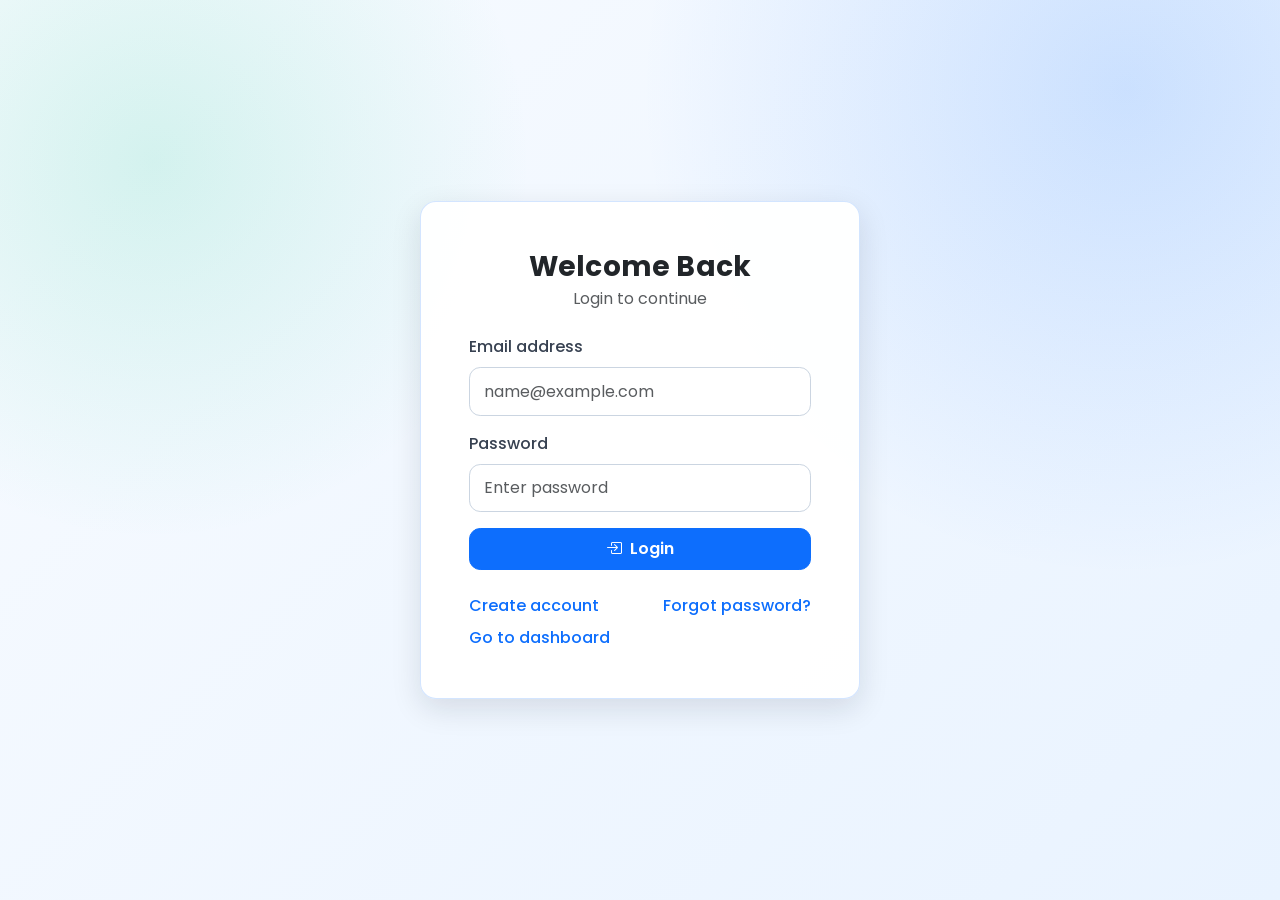
<file: index.html>
<!DOCTYPE html>
<html lang="en">
<head>
  <meta charset="UTF-8">
  <meta name="viewport" content="width=device-width, initial-scale=1.0">
  <title>Login | Intern Assignment</title>
  <link href="https://cdn.jsdelivr.net/npm/bootstrap@5.3.3/dist/css/bootstrap.min.css" rel="stylesheet" integrity="sha384-QWTKZyjpPEjISv5WaRU9OFeRpok6YctnYmDr5pNlyT2bRjXh0JMhjY6hW+ALEwIH" crossorigin="anonymous">
  <link rel="stylesheet" href="https://cdn.jsdelivr.net/npm/bootstrap-icons@1.11.3/font/bootstrap-icons.min.css">
  <link rel="stylesheet" href="styles.css">
</head>
<body>
  <main class="page-wrapper">
    <div class="card auth-card auth-login w-100">
      <div class="card-body p-4 p-md-5">
        <div class="text-center mb-4">
          <h1 class="h3 brand-title mb-1">Welcome Back</h1>
          <p class="text-muted mb-0">Login to continue</p>
        </div>

        <form>
          <div class="mb-3">
            <label for="loginEmail" class="form-label">Email address</label>
            <input type="email" class="form-control" id="loginEmail" placeholder="name@example.com" required>
          </div>

          <div class="mb-3">
            <label for="loginPassword" class="form-label">Password</label>
            <input type="password" class="form-control" id="loginPassword" placeholder="Enter password" required>
          </div>

          <button type="submit" class="btn btn-primary w-100 py-2">
            <i class="bi bi-box-arrow-in-right me-1"></i>
            Login
          </button>
        </form>

        <div class="link-row d-flex justify-content-between flex-wrap gap-2 mt-4">
          <a href="register.html">Create account</a>
          <a href="forgot-password.html">Forgot password?</a>
          <a href="dashboard.html">Go to dashboard</a>
        </div>
      </div>
    </div>
  </main>

  <script src="https://cdn.jsdelivr.net/npm/bootstrap@5.3.3/dist/js/bootstrap.bundle.min.js" integrity="sha384-YvpcrYf0tY3lHB60NNkmXc5s9fDVZLESaAA55NDzOxhy9GkcIdslK1eN7N6jIeHz" crossorigin="anonymous"></script>
</body>
</html>
</file>
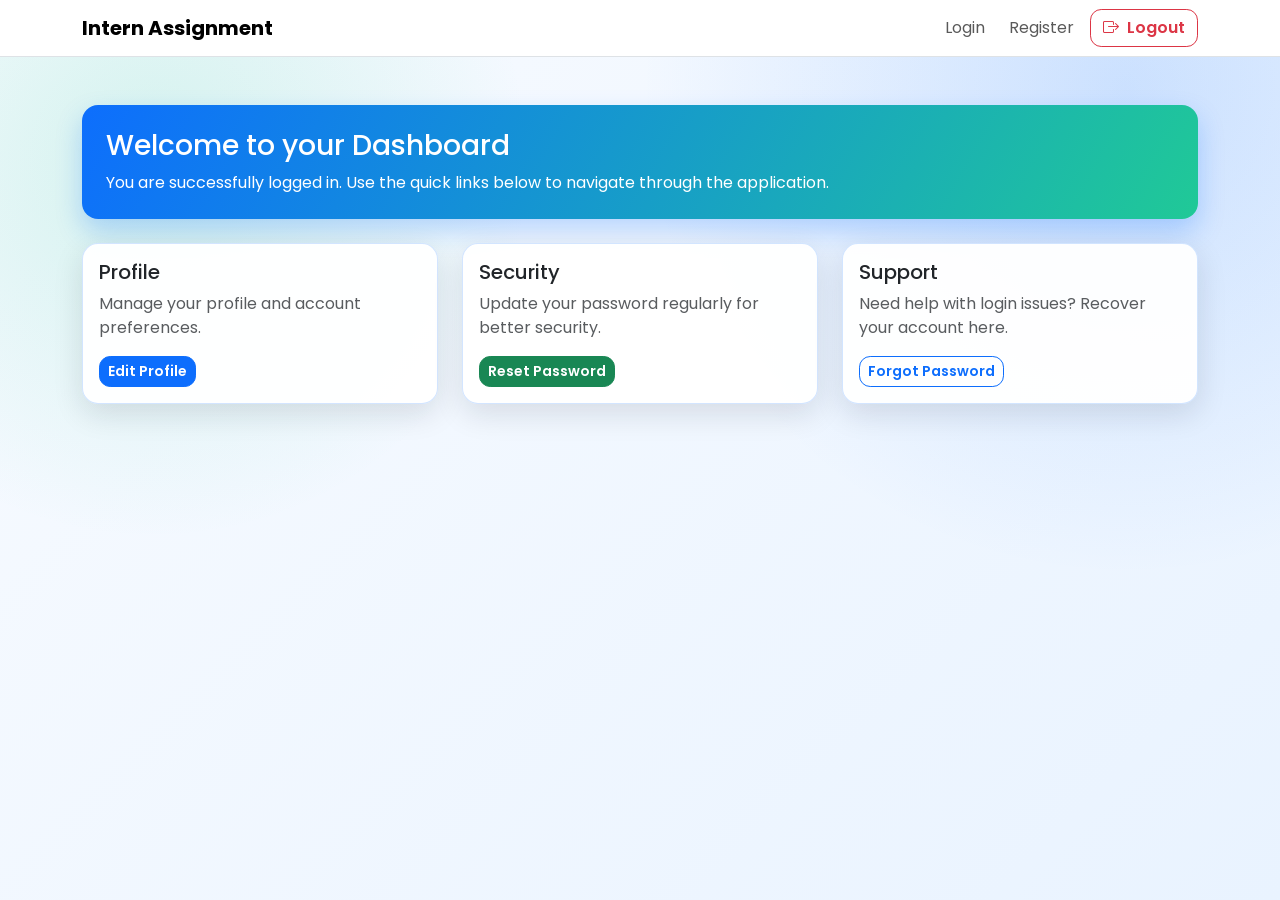
<file: dashboard.html>
<!DOCTYPE html>
<html lang="en">
<head>
  <meta charset="UTF-8">
  <meta name="viewport" content="width=device-width, initial-scale=1.0">
  <title>Dashboard | Intern Assignment</title>
  <link href="https://cdn.jsdelivr.net/npm/bootstrap@5.3.3/dist/css/bootstrap.min.css" rel="stylesheet" integrity="sha384-QWTKZyjpPEjISv5WaRU9OFeRpok6YctnYmDr5pNlyT2bRjXh0JMhjY6hW+ALEwIH" crossorigin="anonymous">
  <link rel="stylesheet" href="https://cdn.jsdelivr.net/npm/bootstrap-icons@1.11.3/font/bootstrap-icons.min.css">
  <link rel="stylesheet" href="styles.css">
</head>
<body>
  <nav class="navbar navbar-expand-lg bg-white border-bottom sticky-top">
    <div class="container">
      <a class="navbar-brand fw-bold" href="dashboard.html">Intern Assignment</a>
      <button class="navbar-toggler" type="button" data-bs-toggle="collapse" data-bs-target="#navbarContent" aria-controls="navbarContent" aria-expanded="false" aria-label="Toggle navigation">
        <span class="navbar-toggler-icon"></span>
      </button>
      <div class="collapse navbar-collapse" id="navbarContent">
        <ul class="navbar-nav ms-auto mb-2 mb-lg-0 align-items-lg-center gap-lg-2">
          <li class="nav-item"><a class="nav-link" href="index.html">Login</a></li>
          <li class="nav-item"><a class="nav-link" href="register.html">Register</a></li>
          <li class="nav-item mt-2 mt-lg-0">
            <a class="btn btn-outline-danger" href="index.html">
              <i class="bi bi-box-arrow-right me-1"></i>
              Logout
            </a>
          </li>
        </ul>
      </div>
    </div>
  </nav>

  <main class="container py-4 py-md-5">
    <section class="dashboard-hero mb-4">
      <h1 class="h3 mb-2">Welcome to your Dashboard</h1>
      <p class="mb-0">You are successfully logged in. Use the quick links below to navigate through the application.</p>
    </section>

    <section class="row g-4">
      <div class="col-md-6 col-lg-4">
        <div class="card dashboard-card h-100">
          <div class="card-body">
            <h2 class="h5">Profile</h2>
            <p class="text-muted">Manage your profile and account preferences.</p>
            <a href="register.html" class="btn btn-primary btn-sm">Edit Profile</a>
          </div>
        </div>
      </div>

      <div class="col-md-6 col-lg-4">
        <div class="card dashboard-card h-100">
          <div class="card-body">
            <h2 class="h5">Security</h2>
            <p class="text-muted">Update your password regularly for better security.</p>
            <a href="reset-password.html" class="btn btn-success btn-sm">Reset Password</a>
          </div>
        </div>
      </div>

      <div class="col-md-6 col-lg-4">
        <div class="card dashboard-card h-100">
          <div class="card-body">
            <h2 class="h5">Support</h2>
            <p class="text-muted">Need help with login issues? Recover your account here.</p>
            <a href="forgot-password.html" class="btn btn-outline-primary btn-sm">Forgot Password</a>
          </div>
        </div>
      </div>
    </section>
  </main>

  <script src="https://cdn.jsdelivr.net/npm/bootstrap@5.3.3/dist/js/bootstrap.bundle.min.js" integrity="sha384-YvpcrYf0tY3lHB60NNkmXc5s9fDVZLESaAA55NDzOxhy9GkcIdslK1eN7N6jIeHz" crossorigin="anonymous"></script>
</body>
</html>
</file>
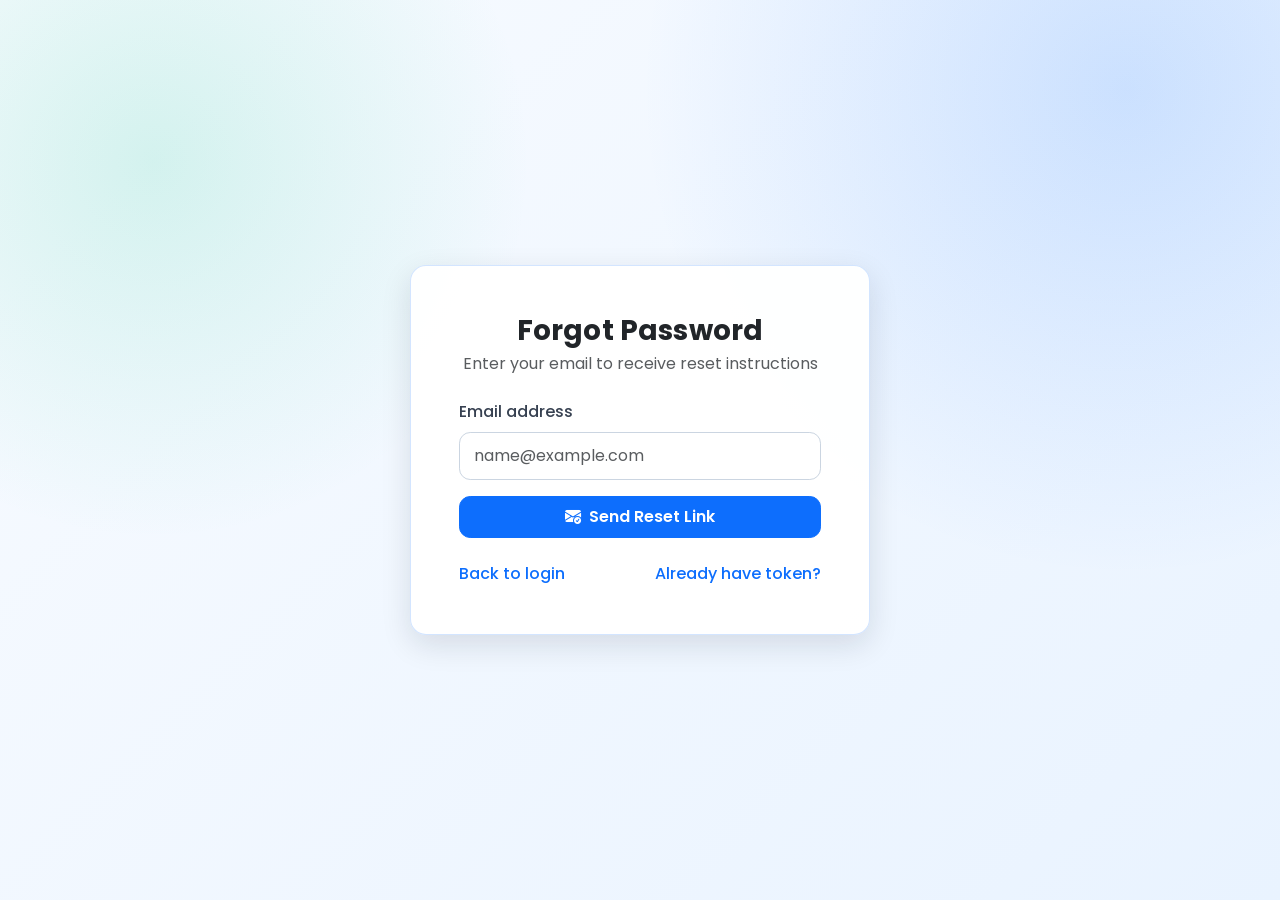
<file: forgot-password.html>
<!DOCTYPE html>
<html lang="en">
<head>
  <meta charset="UTF-8">
  <meta name="viewport" content="width=device-width, initial-scale=1.0">
  <title>Forgot Password | Intern Assignment</title>
  <link href="https://cdn.jsdelivr.net/npm/bootstrap@5.3.3/dist/css/bootstrap.min.css" rel="stylesheet" integrity="sha384-QWTKZyjpPEjISv5WaRU9OFeRpok6YctnYmDr5pNlyT2bRjXh0JMhjY6hW+ALEwIH" crossorigin="anonymous">
  <link rel="stylesheet" href="https://cdn.jsdelivr.net/npm/bootstrap-icons@1.11.3/font/bootstrap-icons.min.css">
  <link rel="stylesheet" href="styles.css">
</head>
<body>
  <main class="page-wrapper">
    <div class="card auth-card auth-forgot w-100">
      <div class="card-body p-4 p-md-5">
        <div class="text-center mb-4">
          <h1 class="h3 brand-title mb-1">Forgot Password</h1>
          <p class="text-muted mb-0">Enter your email to receive reset instructions</p>
        </div>

        <form>
          <div class="mb-3">
            <label for="forgotEmail" class="form-label">Email address</label>
            <input type="email" class="form-control" id="forgotEmail" placeholder="name@example.com" required>
          </div>

          <button type="submit" class="btn btn-primary w-100 py-2">
            <i class="bi bi-envelope-check-fill me-1"></i>
            Send Reset Link
          </button>
        </form>

        <div class="link-row d-flex justify-content-between flex-wrap gap-2 mt-4">
          <a href="index.html">Back to login</a>
          <a href="reset-password.html">Already have token?</a>
        </div>
      </div>
    </div>
  </main>

  <script src="https://cdn.jsdelivr.net/npm/bootstrap@5.3.3/dist/js/bootstrap.bundle.min.js" integrity="sha384-YvpcrYf0tY3lHB60NNkmXc5s9fDVZLESaAA55NDzOxhy9GkcIdslK1eN7N6jIeHz" crossorigin="anonymous"></script>
</body>
</html>
</file>
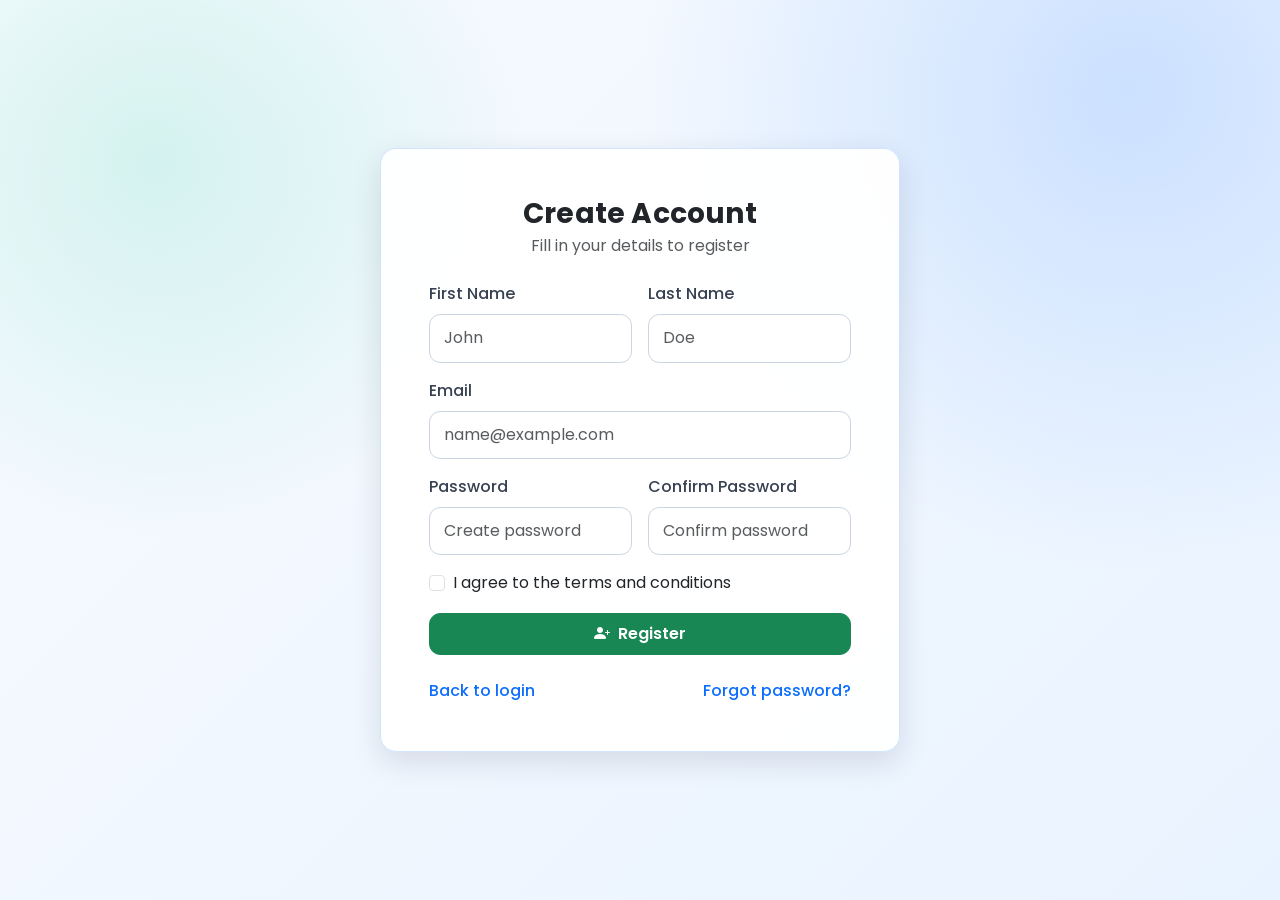
<file: register.html>
<!DOCTYPE html>
<html lang="en">
<head>
  <meta charset="UTF-8">
  <meta name="viewport" content="width=device-width, initial-scale=1.0">
  <title>Register | Intern Assignment</title>
  <link href="https://cdn.jsdelivr.net/npm/bootstrap@5.3.3/dist/css/bootstrap.min.css" rel="stylesheet" integrity="sha384-QWTKZyjpPEjISv5WaRU9OFeRpok6YctnYmDr5pNlyT2bRjXh0JMhjY6hW+ALEwIH" crossorigin="anonymous">
  <link rel="stylesheet" href="https://cdn.jsdelivr.net/npm/bootstrap-icons@1.11.3/font/bootstrap-icons.min.css">
  <link rel="stylesheet" href="styles.css">
</head>
<body>
  <main class="page-wrapper">
    <div class="card auth-card auth-register w-100">
      <div class="card-body p-4 p-md-5">
        <div class="text-center mb-4">
          <h1 class="h3 brand-title mb-1">Create Account</h1>
          <p class="text-muted mb-0">Fill in your details to register</p>
        </div>

        <form class="row g-3 needs-validation" novalidate>
          <div class="col-md-6">
            <label for="firstName" class="form-label">First Name</label>
            <input type="text" class="form-control" id="firstName" placeholder="John" required>
            <div class="invalid-feedback">Please enter your first name.</div>
          </div>

          <div class="col-md-6">
            <label for="lastName" class="form-label">Last Name</label>
            <input type="text" class="form-control" id="lastName" placeholder="Doe" required>
            <div class="invalid-feedback">Please enter your last name.</div>
          </div>

          <div class="col-12">
            <label for="registerEmail" class="form-label">Email</label>
            <input type="email" class="form-control" id="registerEmail" placeholder="name@example.com" required>
            <div class="invalid-feedback">Please enter a valid email.</div>
          </div>

          <div class="col-md-6">
            <label for="registerPassword" class="form-label">Password</label>
            <input type="password" class="form-control" id="registerPassword" placeholder="Create password" required>
            <div class="invalid-feedback">Please enter a password.</div>
          </div>

          <div class="col-md-6">
            <label for="confirmPassword" class="form-label">Confirm Password</label>
            <input type="password" class="form-control" id="confirmPassword" placeholder="Confirm password" required>
            <div class="invalid-feedback">Please confirm your password.</div>
          </div>

          <div class="col-12">
            <div class="form-check">
              <input class="form-check-input" type="checkbox" value="" id="termsCheck" required>
              <label class="form-check-label" for="termsCheck">
                I agree to the terms and conditions
              </label>
              <div class="invalid-feedback">You must agree before submitting.</div>
            </div>
          </div>

          <div class="col-12">
            <button class="btn btn-success w-100 py-2" type="submit">
              <i class="bi bi-person-plus-fill me-1"></i>
              Register
            </button>
          </div>
        </form>

        <div class="link-row d-flex justify-content-between flex-wrap gap-2 mt-4">
          <a href="index.html">Back to login</a>
          <a href="forgot-password.html">Forgot password?</a>
        </div>
      </div>
    </div>
  </main>

  <script src="https://cdn.jsdelivr.net/npm/bootstrap@5.3.3/dist/js/bootstrap.bundle.min.js" integrity="sha384-YvpcrYf0tY3lHB60NNkmXc5s9fDVZLESaAA55NDzOxhy9GkcIdslK1eN7N6jIeHz" crossorigin="anonymous"></script>
  <script>
    (() => {
      'use strict';
      const forms = document.querySelectorAll('.needs-validation');
      Array.from(forms).forEach((form) => {
        form.addEventListener('submit', (event) => {
          if (!form.checkValidity()) {
            event.preventDefault();
            event.stopPropagation();
          }
          form.classList.add('was-validated');
        }, false);
      });
    })();
  </script>
</body>
</html>
</file>
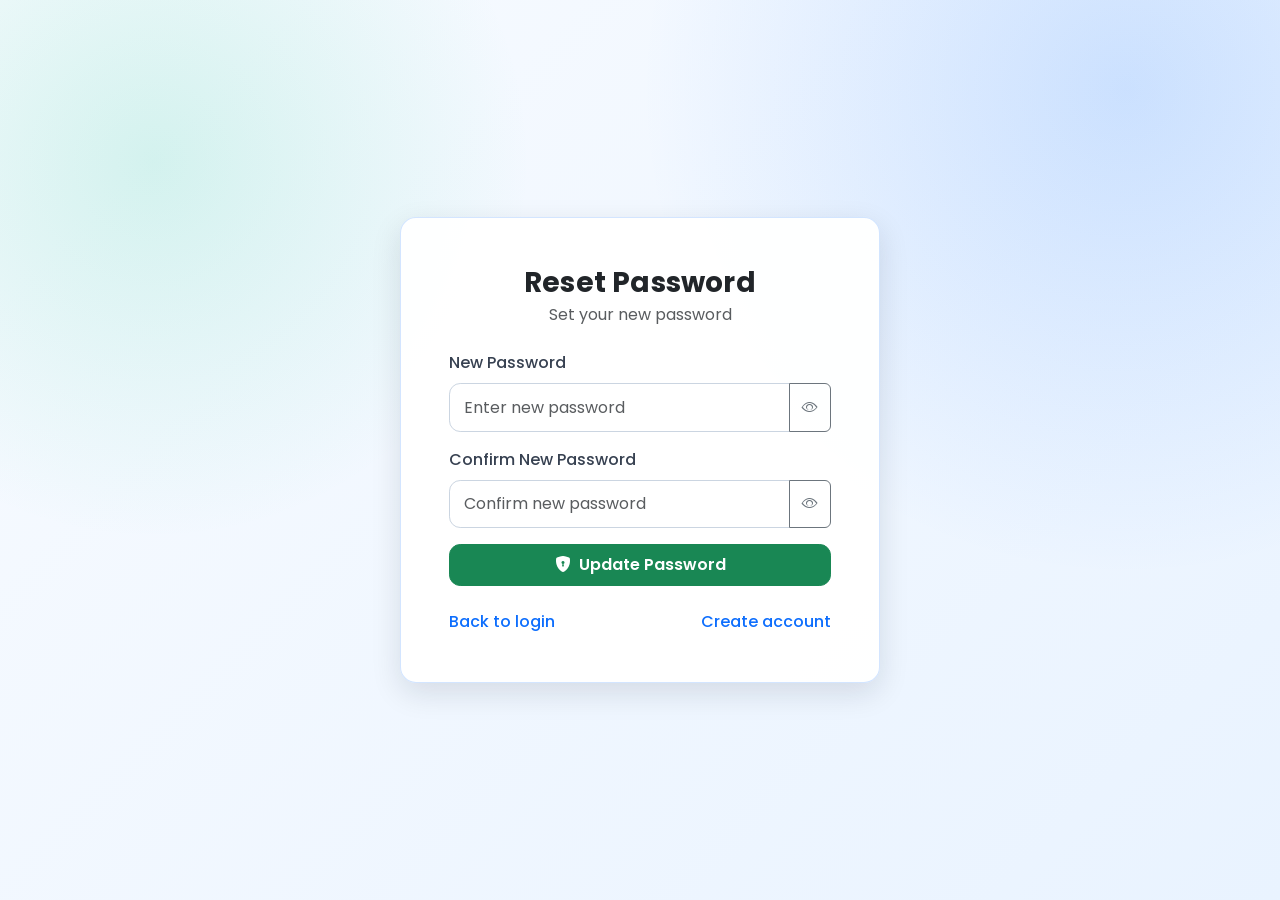
<file: reset-password.html>
<!DOCTYPE html>
<html lang="en">
<head>
  <meta charset="UTF-8">
  <meta name="viewport" content="width=device-width, initial-scale=1.0">
  <title>Reset Password | Intern Assignment</title>
  <link href="https://cdn.jsdelivr.net/npm/bootstrap@5.3.3/dist/css/bootstrap.min.css" rel="stylesheet" integrity="sha384-QWTKZyjpPEjISv5WaRU9OFeRpok6YctnYmDr5pNlyT2bRjXh0JMhjY6hW+ALEwIH" crossorigin="anonymous">
  <link rel="stylesheet" href="https://cdn.jsdelivr.net/npm/bootstrap-icons@1.11.3/font/bootstrap-icons.min.css">
  <link rel="stylesheet" href="styles.css">
</head>
<body>
  <main class="page-wrapper">
    <div class="card auth-card auth-reset w-100">
      <div class="card-body p-4 p-md-5">
        <div class="text-center mb-4">
          <h1 class="h3 brand-title mb-1">Reset Password</h1>
          <p class="text-muted mb-0">Set your new password</p>
        </div>

        <form>
          <div class="mb-3">
            <label for="newPassword" class="form-label">New Password</label>
            <div class="input-group">
              <input type="password" class="form-control" id="newPassword" placeholder="Enter new password" required>
              <button class="btn btn-outline-secondary" type="button" id="toggleNewPassword" aria-label="Toggle new password visibility">
                <i class="bi bi-eye"></i>
              </button>
            </div>
          </div>

          <div class="mb-3">
            <label for="confirmNewPassword" class="form-label">Confirm New Password</label>
            <div class="input-group">
              <input type="password" class="form-control" id="confirmNewPassword" placeholder="Confirm new password" required>
              <button class="btn btn-outline-secondary" type="button" id="toggleConfirmPassword" aria-label="Toggle confirm password visibility">
                <i class="bi bi-eye"></i>
              </button>
            </div>
          </div>

          <button type="submit" class="btn btn-success w-100 py-2">
            <i class="bi bi-shield-lock-fill me-1"></i>
            Update Password
          </button>
        </form>

        <div class="link-row d-flex justify-content-between flex-wrap gap-2 mt-4">
          <a href="index.html">Back to login</a>
          <a href="register.html">Create account</a>
        </div>
      </div>
    </div>
  </main>

  <script src="https://cdn.jsdelivr.net/npm/bootstrap@5.3.3/dist/js/bootstrap.bundle.min.js" integrity="sha384-YvpcrYf0tY3lHB60NNkmXc5s9fDVZLESaAA55NDzOxhy9GkcIdslK1eN7N6jIeHz" crossorigin="anonymous"></script>
  <script>
    function setupPasswordToggle(toggleId, inputId) {
      const toggleButton = document.getElementById(toggleId);
      const passwordInput = document.getElementById(inputId);

      toggleButton.addEventListener('click', () => {
        const isPassword = passwordInput.getAttribute('type') === 'password';
        passwordInput.setAttribute('type', isPassword ? 'text' : 'password');
        toggleButton.innerHTML = isPassword
          ? '<i class="bi bi-eye-slash"></i>'
          : '<i class="bi bi-eye"></i>';
      });
    }

    setupPasswordToggle('toggleNewPassword', 'newPassword');
    setupPasswordToggle('toggleConfirmPassword', 'confirmNewPassword');
  </script>
</body>
</html>
</file>
<file: styles.css>
@import url('https://fonts.googleapis.com/css2?family=Poppins:wght@300;400;500;600;700&display=swap');

:root {
  --primary: #0d6efd;
  --primary-dark: #0b5ed7;
  --accent: #20c997;
  --text-main: #1f2937;
  --text-muted: #6b7280;
  --card-bg: rgba(255, 255, 255, 0.95);
  --border-soft: rgba(13, 110, 253, 0.18);
}

* {
  box-sizing: border-box;
}

body {
  font-family: 'Poppins', sans-serif;
  color: var(--text-main);
  min-height: 100vh;
  background:
    radial-gradient(circle at 12% 18%, rgba(32, 201, 151, 0.16), transparent 28%),
    radial-gradient(circle at 88% 10%, rgba(13, 110, 253, 0.16), transparent 35%),
    linear-gradient(135deg, #f8fbff 0%, #e9f3ff 100%);
  background-attachment: fixed;
}

.page-wrapper {
  min-height: 100vh;
  display: flex;
  align-items: center;
  justify-content: center;
  padding: 2rem 1rem;
}

.auth-card,
.dashboard-card {
  background: var(--card-bg);
  border: 1px solid var(--border-soft);
  border-radius: 1rem;
  box-shadow: 0 10px 30px rgba(15, 23, 42, 0.12);
  transition: transform 0.25s ease, box-shadow 0.25s ease;
}

.auth-card:hover,
.dashboard-card:hover {
  transform: translateY(-3px);
  box-shadow: 0 16px 36px rgba(15, 23, 42, 0.18);
}

.auth-login {
  max-width: 440px;
}

.auth-register {
  max-width: 520px;
}

.auth-forgot {
  max-width: 460px;
}

.auth-reset {
  max-width: 480px;
}

.brand-title {
  font-weight: 700;
  letter-spacing: 0.2px;
}

.form-label {
  font-weight: 500;
  color: #374151;
}

.form-control,
.form-select {
  border-radius: 0.7rem;
  padding: 0.7rem 0.9rem;
  border: 1px solid #cbd5e1;
  transition: border-color 0.2s ease, box-shadow 0.2s ease;
}

.form-control:focus,
.form-select:focus {
  border-color: var(--primary);
  box-shadow: 0 0 0 0.2rem rgba(13, 110, 253, 0.2);
}

.btn-primary,
.btn-success,
.btn-outline-primary,
.btn-outline-danger {
  border-radius: 0.7rem;
  font-weight: 600;
  transition: all 0.2s ease;
}

.btn-primary:hover,
.btn-success:hover {
  transform: translateY(-1px);
}

.link-row a {
  color: var(--primary);
  font-weight: 500;
  text-decoration: none;
  transition: color 0.2s ease;
}

.link-row a:hover {
  color: var(--primary-dark);
  text-decoration: underline;
}

.navbar {
  -webkit-backdrop-filter: saturate(160%) blur(7px);
  backdrop-filter: saturate(160%) blur(7px);
}

.dashboard-hero {
  border-radius: 1rem;
  background: linear-gradient(120deg, #0d6efd 0%, #20c997 100%);
  color: #fff;
  padding: 1.5rem;
  box-shadow: 0 12px 26px rgba(13, 110, 253, 0.25);
}

.section-space {
  margin-top: 1.25rem;
}

@media (max-width: 767.98px) {
  .page-wrapper {
    padding: 1.25rem 0.75rem;
    align-items: flex-start;
  }

  .auth-card {
    border-radius: 0.9rem;
  }

  .dashboard-hero {
    padding: 1.2rem;
  }
}
</file>
